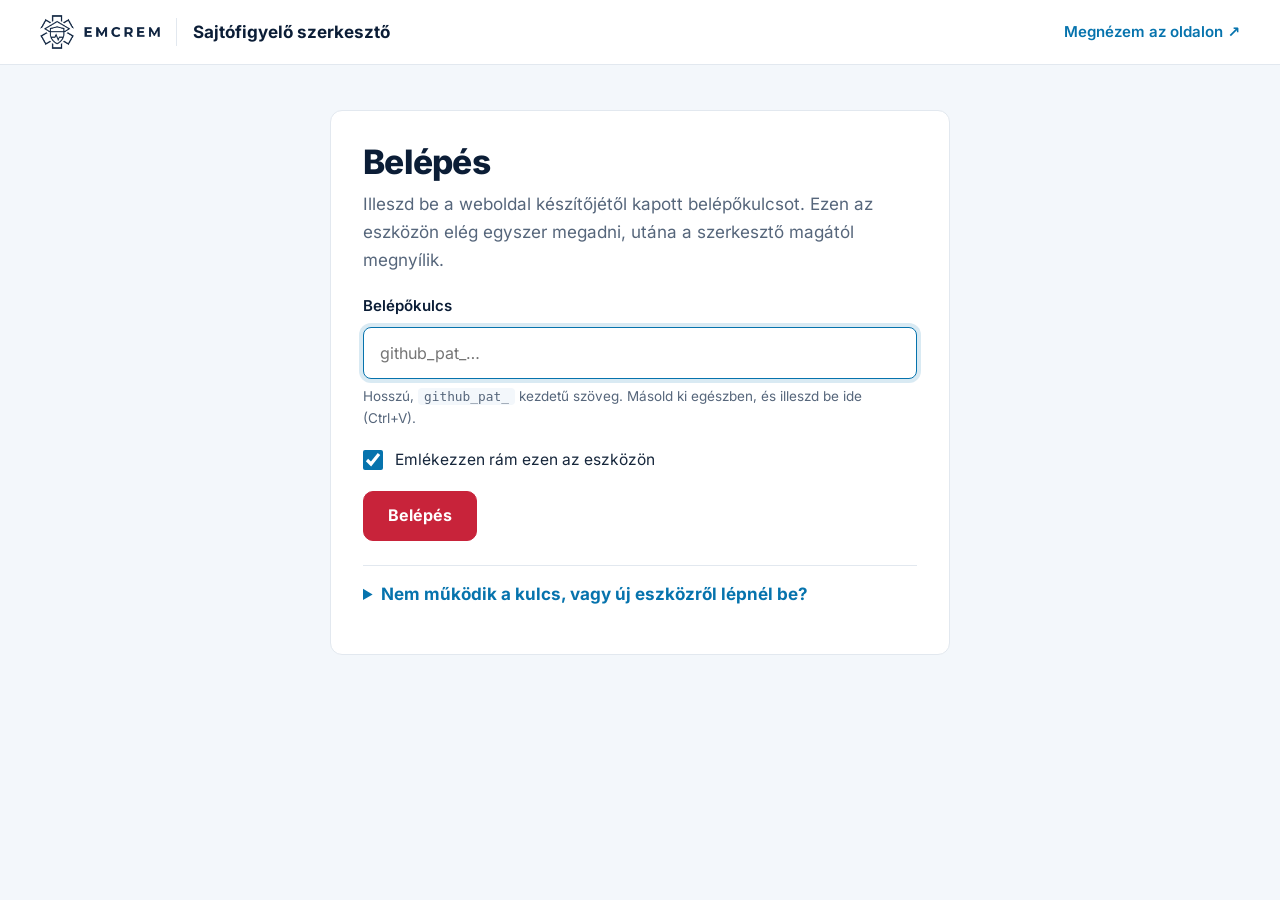
<file: public/admin/index.html>
<!doctype html>
<html lang="hu">
<head>
<meta charset="utf-8">
<meta name="viewport" content="width=device-width, initial-scale=1">
<title>Sajtófigyelő szerkesztő | Emcrem admin</title>
<meta name="robots" content="noindex, nofollow">
<link rel="icon" href="../favicon.ico" sizes="48x48">
<link rel="stylesheet" href="../assets/css/style.css">
<link rel="stylesheet" href="admin.css?v=3">
</head>
<body class="admin">
<header class="admin-bar">
  <div class="container admin-bar__inner">
    <a class="admin-brand" href="../"><img src="../assets/img/emcrem-logo.png" width="409" height="113" alt="Emcrem – vissza a weboldalra"></a>
    <span class="admin-bar__title">Sajtófigyelő szerkesztő</span>
    <nav class="admin-bar__actions" aria-label="Admin">
      <a id="view-site" href="../erdekes-linkek-sajtofigyelo/" target="_blank" rel="noopener">Megnézem az oldalon ↗</a>
      <button id="logout" class="admin-link-btn" type="button" hidden>Kijelentkezés</button>
    </nav>
  </div>
</header>

<main class="container admin-main">
  <div id="status" class="admin-status" role="status" aria-live="polite" hidden></div>

  <!-- 1. Belépés -->
  <section id="connect" class="admin-panel" hidden aria-labelledby="connect-title">
    <h1 id="connect-title">Belépés</h1>
    <p class="text-muted">Illeszd be a weboldal készítőjétől kapott belépőkulcsot. Ezen az eszközön elég egyszer megadni, utána a szerkesztő magától megnyílik.</p>

    <form id="connect-form" class="admin-form" novalidate>
      <div class="field">
        <label for="token">Belépőkulcs</label>
        <input id="token" name="token" type="password" autocomplete="off" spellcheck="false" placeholder="github_pat_…" required>
        <p class="admin-hint">Hosszú, <code>github_pat_</code> kezdetű szöveg. Másold ki egészben, és illeszd be ide (Ctrl+V).</p>
      </div>
      <label class="checkbox"><input id="remember" type="checkbox" checked><span>Emlékezzen rám ezen az eszközön</span></label>
      <button class="btn btn--primary" type="submit">Belépés</button>
    </form>

    <details class="admin-help">
      <summary>Nem működik a kulcs, vagy új eszközről lépnél be?</summary>
      <ul class="admin-steps">
        <li>Új számítógépen, telefonon vagy a böngészőadatok törlése után a kulcsot újra be kell illeszteni – ezért őrizd meg biztos helyen (pl. jelszókezelőben).</li>
        <li>A kulcsot ne add tovább és ne küldd el másnak: aki ismeri, az szerkeszteni tudja a weboldal tartalmát.</li>
        <li>Ha elveszett, lejárt, vagy illetéktelen kézbe került, kérj újat a weboldal készítőjétől – a régit ő le tudja tiltani.</li>
      </ul>
    </details>
  </section>

  <!-- 2. Szerkesztő -->
  <section id="app" hidden aria-labelledby="app-title">
    <div class="admin-head">
      <div>
        <h1 id="app-title">Sajtófigyelő</h1>
        <p class="text-muted mb-0">Az itt felvett cikkek és videók megjelennek az <a href="../erdekes-linkek-sajtofigyelo/" target="_blank" rel="noopener">Érdekes linkek</a> oldalon, a választott csoportban („Mindenkinek” vagy „Szakmai felhasználóknak”); a legújabb három a kezdőlapon is.</p>
      </div>
      <button id="new-btn" class="btn btn--primary" type="button">+ Új bejegyzés</button>
    </div>

    <form id="editor" class="admin-panel admin-editor" hidden novalidate aria-labelledby="editor-title">
      <h2 id="editor-title">Új bejegyzés</h2>
      <div class="admin-editor__grid">
        <div class="admin-editor__fields">
          <div class="field">
            <label for="f-url">Link <span class="req" aria-hidden="true">*</span></label>
            <input id="f-url" type="url" inputmode="url" placeholder="Illeszd be a cikk vagy videó címét: https://…" required>
            <p class="admin-hint">Másold ki a böngésző címsorából, és illeszd be ide.</p>
          </div>
          <div class="field">
            <label for="f-title">Cím <span class="req" aria-hidden="true">*</span></label>
            <input id="f-title" type="text" maxlength="160" placeholder="pl. Defibrillátorral mentettek életet egy tornateremben" required>
          </div>
          <div class="field">
            <label for="f-summary">Rövid leírás <span class="hint">(nem kötelező, 1 mondat)</span></label>
            <textarea id="f-summary" maxlength="240" rows="2" placeholder="Miről szól röviden?"></textarea>
          </div>
          <fieldset class="admin-choice">
            <legend>Kinek szól? <span class="req" aria-hidden="true">*</span></legend>
            <div class="admin-choice__grid">
              <label class="admin-choice__opt"><input type="radio" name="group" value="mindenkinek" checked><span class="admin-choice__dot" aria-hidden="true"></span><span class="admin-choice__text"><strong>Mindenkinek</strong>Laikusoknak is érthető</span></label>
              <label class="admin-choice__opt"><input type="radio" name="group" value="szakmai"><span class="admin-choice__dot" aria-hidden="true"></span><span class="admin-choice__text"><strong>Szakmai</strong>Egészségügyi szakembereknek</span></label>
            </div>
          </fieldset>
          <div class="admin-row">
            <div class="field">
              <label for="f-date">Dátum <span class="req" aria-hidden="true">*</span></label>
              <input id="f-date" type="date" required>
            </div>
            <div class="field">
              <label for="f-label">Forrás neve</label>
              <input id="f-label" type="text" maxlength="40" placeholder="automatikus">
            </div>
          </div>

          <div id="second-link" class="admin-second" hidden>
            <div class="admin-row">
              <div class="field">
                <label for="f-url2">Második link</label>
                <input id="f-url2" type="url" inputmode="url" placeholder="https://…">
              </div>
              <div class="field">
                <label for="f-label2">Forrás neve</label>
                <input id="f-label2" type="text" maxlength="40" placeholder="automatikus">
              </div>
            </div>
            <button id="remove-second" class="admin-link-btn" type="button">Második link eltávolítása</button>
          </div>
          <button id="add-second" class="admin-link-btn" type="button">+ Második link hozzáadása</button>

          <p id="editor-error" class="admin-error" role="alert" hidden></p>
          <div class="admin-actions">
            <button id="save-btn" class="btn btn--primary" type="submit">Közzététel</button>
            <button id="cancel-btn" class="btn btn--secondary" type="button">Mégse</button>
          </div>
        </div>

        <aside class="admin-preview" aria-label="Előnézet">
          <p class="admin-preview__label">Így fog megjelenni:</p>
          <ul class="press-list"><li class="press-item" id="preview"></li></ul>
        </aside>
      </div>
    </form>

    <h2 class="admin-list-title">Megjelent bejegyzések <span id="count" class="text-muted"></span></h2>
    <ul id="list" class="admin-list"></ul>
  </section>
</main>

<script src="admin.js?v=3"></script>
</body>
</html>
</file>
<file: public/assets/css/style.css>
/* ==========================================================================
   Emcrem – AED defibrillátor és elsősegély-oktatás
   ========================================================================== */

@font-face {
  font-family: "Inter";
  font-style: normal;
  font-weight: 400 800;
  font-display: swap;
  src: url("../fonts/inter-latin-ext.woff2") format("woff2");
  unicode-range: U+0100-02BA, U+02BD-02C5, U+02C7-02CC, U+02CE-02D7, U+02DD-02FF, U+0304, U+0308, U+0329, U+1D00-1DBF, U+1E00-1E9F, U+1EF2-1EFF, U+2020, U+20A0-20AB, U+20AD-20C4, U+2113, U+2C60-2C7F, U+A720-A7FF;
}
@font-face {
  font-family: "Inter";
  font-style: normal;
  font-weight: 400 800;
  font-display: swap;
  src: url("../fonts/inter-latin.woff2") format("woff2");
  unicode-range: U+0000-00FF, U+0131, U+0152-0153, U+02BB-02BC, U+02C6, U+02DA, U+02DC, U+0304, U+0308, U+0329, U+2000-206F, U+20AC, U+2122, U+2191, U+2193, U+2212, U+2215, U+FEFF, U+FFFD;
}

:root {
  --navy-950: #08162a;
  --navy-900: #0b1d36;
  --navy-800: #0f2440;
  --ink: #16263b;
  --muted: #56667b;
  --line: #e2e8ef;
  --bg: #ffffff;
  --bg-soft: #f3f7fb;
  --bg-tint: #e9f7fe;
  --brand: #4acdff;
  --brand-600: #0673ad;
  --brand-700: #055a88;
  --red: #c8233a;
  --red-700: #a51b2f;
  --orange: #f26b1d;
  --success: #12805c;
  --radius-sm: 8px;
  --radius: 12px;
  --radius-lg: 14px;
  --shadow-sm: 0 1px 2px rgba(11, 29, 54, .06), 0 1px 3px rgba(11, 29, 54, .06);
  --shadow: 0 10px 30px -12px rgba(11, 29, 54, .18), 0 2px 6px rgba(11, 29, 54, .05);
  --shadow-lg: 0 30px 60px -20px rgba(11, 29, 54, .28);
  --container: 1200px;
  --gutter: 16px;
  --header-h: 72px;
  /* vertical rhythm scales with viewport height, so several blocks fit on screen */
  --space-section: clamp(40px, 7.5vh, 96px);
  --space-tight: clamp(28px, 5vh, 64px);
  --font: "Inter", system-ui, -apple-system, "Segoe UI", Roboto, Arial, sans-serif;
}
@media (min-width: 768px) { :root { --gutter: 32px; --header-h: 80px; } }

/* ---------- Reset / base ---------- */
*, *::before, *::after { box-sizing: border-box; }
html { -webkit-text-size-adjust: 100%; scroll-behavior: smooth; scroll-padding-top: calc(var(--header-h) + 16px); }
body {
  margin: 0;
  font-family: var(--font);
  font-size: 1.0625rem;
  line-height: 1.65;
  color: var(--ink);
  background: var(--bg);
  -webkit-font-smoothing: antialiased;
  text-rendering: optimizeLegibility;
  overflow-x: hidden;
}
img, svg { display: block; max-width: 100%; }
img { height: auto; }
a { color: var(--brand-600); text-underline-offset: .18em; text-decoration-thickness: 1px; }
a:hover { color: var(--brand-700); }
h1, h2, h3, h4 { color: var(--navy-900); line-height: 1.15; letter-spacing: -.022em; margin: 0 0 .5em; font-weight: 800; text-wrap: balance; }
h1 { font-size: clamp(1.9rem, min(1.2rem + 2.6vw, 6.4vh), 3.4rem); }
h2 { font-size: clamp(1.5rem, min(1.1rem + 1.6vw, 4.6vh), 2.4rem); }
h3 { font-size: clamp(1.2rem, 1.1rem + .4vw, 1.4rem); letter-spacing: -.012em; }
p { margin: 0 0 1em; }
ul, ol { margin: 0 0 1em; padding-left: 1.25em; }
strong { font-weight: 700; color: var(--navy-900); }
:focus-visible { outline: 3px solid var(--brand); outline-offset: 3px; border-radius: 6px; }
::selection { background: var(--brand); color: var(--navy-950); }
.icon { width: 1.25em; height: 1.25em; flex: none; stroke: currentColor; fill: none; stroke-width: 2; stroke-linecap: round; stroke-linejoin: round; }

.skip-link {
  position: absolute; left: 16px; top: -100px; z-index: 1000;
  background: var(--navy-900); color: #fff; padding: 12px 18px; border-radius: var(--radius-sm); font-weight: 600;
}
.skip-link:focus { top: 12px; color: #fff; }
.visually-hidden { position: absolute !important; width: 1px; height: 1px; padding: 0; margin: -1px; overflow: hidden; clip: rect(0 0 0 0); white-space: nowrap; border: 0; }

.container { width: 100%; max-width: calc(var(--container) + var(--gutter) * 2); margin-inline: auto; padding-inline: var(--gutter); }
.section { padding-block: var(--space-section); }
.section--soft { background: var(--bg-soft); }
.section--tight { padding-block: var(--space-tight); }
.section-head { max-width: 720px; margin-bottom: clamp(20px, 3.6vh, 44px); }
.section-head--center { margin-inline: auto; text-align: center; }
.section-head p { color: var(--muted); font-size: clamp(1rem, min(.95rem + .3vw, 2.4vh), 1.125rem); }
.section-head .eyebrow, .page-hero .eyebrow { color: var(--brand-600); font-size: .8125rem; }
.eyebrow {
  display: inline-flex; align-items: center; gap: .5em;
  font-size: .8125rem; font-weight: 700; letter-spacing: .08em; text-transform: uppercase;
  color: var(--brand-600); margin-bottom: 14px;
}
.lead { font-size: clamp(1.05rem, min(1rem + .35vw, 2.7vh), 1.25rem); color: var(--muted); line-height: 1.6; }

/* ---------- Buttons ---------- */
.btn {
  --btn-bg: var(--navy-900); --btn-fg: #fff; --btn-bd: var(--btn-bg);
  display: inline-flex; align-items: center; justify-content: center; gap: .55em;
  min-height: 50px; padding: 12px 24px; border-radius: 10px;
  border: 1.5px solid var(--btn-bd); background: var(--btn-bg); color: var(--btn-fg);
  font: inherit; font-size: 1rem; font-weight: 700; line-height: 1.2; text-decoration: none; cursor: pointer;
  transition: background-color .2s, border-color .2s, color .2s, transform .2s, box-shadow .2s;
}
.btn:hover { color: var(--btn-fg); }
.btn:active { transform: translateY(0); }
.btn .icon { width: 1.1em; height: 1.1em; transition: transform .2s; }
.btn:hover .icon--arrow { transform: translateX(3px); }
.btn--primary { --btn-bg: var(--red); }
.btn--primary:hover { --btn-bg: var(--red-700); }
.btn--secondary { --btn-bg: transparent; --btn-fg: var(--navy-900); --btn-bd: #c9d3df; }
.btn--secondary:hover { --btn-bd: var(--navy-900); background: #fff; }
.btn--light { --btn-bg: #fff; --btn-fg: var(--navy-900); }
.btn--light:hover { --btn-bg: var(--bg-tint); }
.btn--ghost-light { --btn-bg: transparent; --btn-fg: #fff; --btn-bd: rgba(255, 255, 255, .35); }
.btn--ghost-light:hover { --btn-bd: #fff; }
.btn--sm { min-height: 42px; padding: 8px 18px; font-size: .9375rem; }
.btn--block { width: 100%; }
.btn-row { display: flex; flex-wrap: wrap; gap: 12px; }

.link-arrow { display: inline-flex; align-items: center; gap: .4em; font-weight: 700; text-decoration: none; }
.link-arrow .icon { width: 1.05em; height: 1.05em; transition: transform .2s; }
.link-arrow:hover .icon { transform: translateX(3px); }

/* ---------- Header ---------- */
.site-header {
  position: sticky; top: 0; z-index: 100;
  background: rgba(255, 255, 255, .88);
  -webkit-backdrop-filter: saturate(180%) blur(14px); backdrop-filter: saturate(180%) blur(14px);
  border-bottom: 1px solid transparent; transition: border-color .2s, box-shadow .2s;
}
.site-header.is-scrolled { border-color: var(--line); box-shadow: 0 6px 24px -18px rgba(11, 29, 54, .4); }
.header-inner { display: flex; align-items: center; gap: 24px; height: var(--header-h); }
.brand { display: inline-flex; flex: none; }
.brand img { width: 136px; height: auto; }
@media (min-width: 768px) { .brand img { width: 150px; } }

.main-nav { margin-left: auto; }
.nav-list { display: flex; align-items: center; gap: 4px; list-style: none; margin: 0; padding: 0; }
.nav-list > li { position: relative; }
.nav-link {
  display: inline-flex; align-items: center; gap: 4px; padding: 10px 12px; border-radius: 10px;
  font: inherit; font-size: .9688rem; font-weight: 600; color: var(--ink); text-decoration: none;
  background: none; border: 0; cursor: pointer; white-space: nowrap;
}
.nav-link:hover, .nav-item.is-open > .nav-link { color: var(--brand-600); background: var(--bg-soft); }
.nav-link[aria-current="page"], .nav-link.is-active { color: var(--brand-600); }
.nav-link .icon { width: 16px; height: 16px; transition: transform .2s; }
.nav-item.is-open > .nav-link .icon { transform: rotate(180deg); }
.submenu {
  list-style: none; margin: 0; padding: 8px;
  position: absolute; top: calc(100% + 8px); left: 50%; translate: -50% 0;
  width: 340px; background: #fff; border: 1px solid var(--line); border-radius: var(--radius); box-shadow: var(--shadow-lg);
  opacity: 0; visibility: hidden; transform: translateY(6px); transition: opacity .18s, transform .18s, visibility .18s;
}
.submenu::before { content: ""; position: absolute; inset: -10px 0 auto; height: 10px; }
.nav-item.is-open > .submenu { opacity: 1; visibility: visible; transform: none; }
@media (hover: hover) and (min-width: 1121px) {
  .nav-item:hover > .submenu { opacity: 1; visibility: visible; transform: none; }
  .nav-item:hover > .nav-link .icon { transform: rotate(180deg); }
}
.submenu a { display: flex; gap: 14px; padding: 12px; border-radius: 12px; text-decoration: none; color: var(--ink); }
.submenu a:hover, .submenu a[aria-current="page"] { background: var(--bg-soft); }
.submenu .sub-icon { display: inline-flex; flex: none; padding-top: 2px; color: var(--brand-600); }
.submenu strong { display: block; font-size: .9688rem; }
.submenu span span { display: block; font-size: .875rem; color: var(--muted); line-height: 1.4; }

.header-actions { display: flex; align-items: center; gap: 12px; }
.header-phone { display: inline-flex; align-items: center; gap: 8px; font-weight: 700; color: var(--navy-900); text-decoration: none; white-space: nowrap; font-size: .9688rem; }
.header-phone .icon { color: var(--red); }
.header-phone:hover { color: var(--brand-600); }
.nav-toggle {
  display: none; width: 46px; height: 46px; border-radius: 12px; border: 1px solid var(--line); background: #fff;
  align-items: center; justify-content: center; color: var(--navy-900); cursor: pointer;
}
.nav-toggle .icon { width: 22px; height: 22px; }
.nav-toggle .icon-close { display: none; }
.nav-open .nav-toggle .icon-close { display: block; }
.nav-open .nav-toggle .icon-menu { display: none; }
.mobile-only { display: none; }

@media (max-width: 1440px) { .header-phone span { display: none; } }
@media (max-width: 1280px) { .nav-link { padding-inline: 9px; } .header-inner { gap: 16px; } }
@media (max-width: 1120px) {
  .nav-toggle { display: inline-flex; }
  .header-actions { margin-left: auto; }
  .header-actions .btn { display: none; }
  .header-phone { width: 46px; height: 46px; justify-content: center; border: 1px solid var(--line); border-radius: 12px; }
  .main-nav {
    position: fixed; inset: var(--header-h) 0 0 0; margin: 0; background: #fff; overflow-y: auto;
    padding: 16px var(--gutter) 32px; border-top: 1px solid var(--line);
    opacity: 0; visibility: hidden; transform: translateY(-8px); transition: opacity .2s, transform .2s, visibility .2s;
  }
  .nav-open .main-nav { opacity: 1; visibility: visible; transform: none; }
  .nav-open { overflow: hidden; }
  .nav-list { flex-direction: column; align-items: stretch; gap: 2px; }
  .nav-link { width: 100%; justify-content: space-between; padding: 14px 12px; font-size: 1.0625rem; }
  .submenu { position: static; translate: none; width: auto; border: 0; box-shadow: none; padding: 0 0 8px 8px; display: none; opacity: 1; visibility: visible; transform: none; }
  .nav-item.is-open > .submenu { display: block; }
  .mobile-only { display: block; margin-top: 16px; }
  .mobile-only .btn { width: 100%; }
}

/* ---------- Breadcrumbs ---------- */
.breadcrumbs { font-size: .875rem; color: var(--muted); margin-bottom: clamp(12px, 2.4vh, 20px); }
.breadcrumbs ol { list-style: none; padding: 0; margin: 0; display: flex; flex-wrap: wrap; gap: 6px; }
.breadcrumbs li { display: inline-flex; align-items: center; gap: 6px; }
.breadcrumbs li + li::before { content: "/"; color: #a6b2c0; }
.breadcrumbs a { color: var(--muted); text-decoration: none; }
.breadcrumbs a:hover { color: var(--brand-600); text-decoration: underline; }
.breadcrumbs [aria-current] { color: var(--ink); font-weight: 600; }

/* ---------- Split hero (home): two matching cards, public on the left, professional on the right ---------- */
.hero-split { background: var(--bg-soft); padding-block: clamp(14px, 3vh, 40px); display: grid; align-items: center; }
.hero-split__grid { display: grid; gap: 20px; }
.hero-card { display: grid; grid-template-rows: subgrid; grid-row: span 6; background: #fff; border: 1px solid var(--line); border-radius: var(--radius-lg);
  overflow: hidden; box-shadow: var(--shadow); padding-bottom: clamp(16px, 3vh, 28px); }
.hero-card > :not(.hero-card__media) { margin-inline: clamp(18px, 2.4vw, 32px); }
.hero-card__media { display: block; margin-bottom: clamp(14px, 2.6vh, 24px); background: var(--bg-soft); }
/* the photos are wide banners (1712x624): shown whole, never cropped */
.hero-card__media img { width: 100%; height: auto; aspect-ratio: 1712 / 624; object-fit: cover; }
.hero-card .eyebrow { margin-bottom: clamp(4px, 1vh, 10px); }
.hero-card--pro .eyebrow { color: var(--red); }
.hero-card h1, .hero-card h2 { font-size: clamp(1.5rem, min(1rem + 1.2vw, 4.2vh), 2.125rem); line-height: 1.18; margin: 0 0 clamp(6px, 1.4vh, 12px); }
.hero-card h1 .accent { color: var(--brand-600); }
.hero-card__lead { margin-top: 0; margin-bottom: clamp(12px, 2.4vh, 22px); color: var(--muted); font-size: clamp(.9688rem, min(.92rem + .2vw, 2.3vh), 1.0625rem); line-height: 1.55; }
.hero-card .btn-row { align-self: start; }
.hero-card__links { display: flex; flex-wrap: wrap; gap: 6px 20px; margin-top: clamp(12px, 2.4vh, 22px); padding-top: clamp(10px, 2vh, 18px); border-top: 1px solid var(--line);
  font-size: .9375rem; font-weight: 600; }
.hero-card__links a { display: inline-flex; align-items: center; gap: 5px; text-decoration: none; white-space: nowrap; }
.hero-card__links a:hover { text-decoration: underline; }
.hero-card__links .icon { width: 15px; height: 15px; }
@media (min-width: 760px) {
  .hero-split__grid { grid-template-columns: 1fr 1fr; gap: 0 clamp(16px, 2.5vw, 32px); }
}
@media (min-width: 760px) and (min-height: 560px) { .hero-split { min-height: calc(100svh - var(--header-h)); } }
/* narrow two-column widths: buttons wrap into two rows, so the photo gives up some height */
@media (min-width: 760px) and (max-width: 1099px) {
  .hero-card .btn { min-height: 44px; padding: 9px 16px; font-size: .9375rem; }
  .hero-card .btn-row { gap: 8px; }
}

/* ---------- Grids ---------- */
.grid { display: grid; gap: clamp(28px, 3vw, 40px); }
@media (min-width: 640px) { .grid--2 { grid-template-columns: repeat(2, 1fr); } }
@media (min-width: 640px) { .grid--3, .grid--4 { grid-template-columns: repeat(2, 1fr); } }
@media (min-width: 1000px) { .grid--3 { grid-template-columns: repeat(3, 1fr); } .grid--4 { grid-template-columns: repeat(4, 1fr); } }

/* ---------- Service teasers (no box: image + text) ---------- */
.card { position: relative; display: flex; flex-direction: column; }
.card__media { aspect-ratio: 16 / 10; overflow: hidden; border-radius: var(--radius); background: var(--bg-soft); }
.card__media img { width: 100%; height: 100%; object-fit: cover; transition: transform .5s; }
.card--link:hover .card__media img { transform: scale(1.03); }
.card__body { display: flex; flex-direction: column; flex: 1; padding-top: clamp(14px, 2.2vh, 20px); }
.card__body h3 { margin-bottom: 6px; transition: color .2s; }
.card--link:hover h3 { color: var(--brand-600); }
.card__body p { color: var(--muted); font-size: .9688rem; line-height: 1.55; margin-bottom: .8em; }
.card__body .link-arrow { margin-top: auto; font-size: .9375rem; }
.card h3 a { color: inherit; text-decoration: none; }
.card h3 a::after { content: ""; position: absolute; inset: 0; z-index: 1; }

/* ---------- Features: hairline on top, plain icon ---------- */
.feature { display: flex; flex-direction: column; gap: 8px; padding-top: 18px; border-top: 1px solid var(--line); }
.feature p { color: var(--muted); margin: 0; font-size: .9688rem; line-height: 1.55; }
.feature h3 { margin: 0; font-size: 1.0625rem; letter-spacing: -.01em; }
.feature-icon { display: inline-flex; color: var(--brand-600); }
.feature-icon .icon { width: 22px; height: 22px; stroke-width: 1.75; }
.feature-icon--red { color: var(--red); }
.feature-icon--orange { color: #c4510f; }
.feature-icon--green { color: var(--success); }
.feature .meta { display: flex; flex-wrap: wrap; gap: 4px 18px; margin-top: auto; padding-top: 4px; }

.tag { display: inline-flex; align-items: center; gap: 6px; color: var(--ink); font-size: .875rem; font-weight: 600; }
.tag .icon { width: 15px; height: 15px; color: var(--success); }
a.tag { color: var(--brand-600); text-decoration: none; }
a.tag:hover { text-decoration: underline; }

/* ---------- Editorial rows (training extras) ---------- */
.rows { border-bottom: 1px solid var(--line); }
.row-item { display: grid; gap: 12px 48px; padding-block: clamp(24px, 4vh, 40px); border-top: 1px solid var(--line); }
@media (min-width: 900px) { .row-item { grid-template-columns: minmax(0, .9fr) minmax(0, 1.1fr); } }
.row-item__head { display: flex; gap: 16px; align-items: flex-start; }
.row-item__head .feature-icon { margin-top: 4px; }
.row-item h2 { font-size: clamp(1.2rem, 1.05rem + .6vw, 1.5rem); margin: 0; }
.row-item__body { color: var(--muted); }
.row-item__body p:last-of-type { margin-bottom: 12px; }
.row-item .meta { display: flex; flex-wrap: wrap; gap: 4px 18px; }

/* ---------- Split / media ---------- */
.split { display: grid; gap: 40px; align-items: center; }
@media (min-width: 960px) { .split { grid-template-columns: 1fr 1fr; gap: clamp(40px, 5vw, 72px); } .split--reverse > :first-child { order: 2; } }
.media-frame { border-radius: var(--radius); overflow: hidden; }
.media-frame img { width: 100%; max-height: 62vh; object-fit: cover; }
.media-frame--product { border-radius: 0; }
.media-frame--product img { max-height: 56vh; object-fit: contain; mix-blend-mode: multiply; }

.checklist { list-style: none; padding: 0; margin: 0 0 clamp(18px, 3vh, 28px); display: grid; gap: clamp(8px, 1.4vh, 12px); }
.checklist li { display: flex; gap: 10px; align-items: flex-start; }
.checklist .icon { width: 20px; height: 20px; color: var(--success); stroke-width: 2.5; margin-top: 3px; }
.checklist--2 { grid-template-columns: 1fr; }
@media (min-width: 640px) { .checklist--2 { grid-template-columns: 1fr 1fr; } }

/* ---------- Price ---------- */
.price-box { display: grid; gap: 2px; padding-top: clamp(14px, 2.4vh, 22px); border-top: 1px solid var(--line); margin-bottom: clamp(16px, 2.6vh, 24px); }
.price-box__label { font-size: .8125rem; font-weight: 600; color: var(--muted); text-transform: uppercase; letter-spacing: .06em; }
.price-box__value { font-size: clamp(1.6rem, min(1.3rem + 1.2vw, 4.6vh), 2.4rem); font-weight: 800; color: var(--navy-900); letter-spacing: -.03em; line-height: 1.1; }
.price-box__value small { font-size: .5em; font-weight: 600; color: var(--muted); letter-spacing: 0; }
.price-box__note { font-size: .9375rem; color: var(--muted); }

.gift { display: grid; gap: 16px; }
@media (min-width: 800px) { .gift { grid-template-columns: auto 1fr; gap: 28px; align-items: start; } }
.gift h2, .gift h3 { margin-bottom: 8px; }
.gift-options { display: grid; gap: 16px; margin-top: 20px; }
@media (min-width: 720px) { .gift-options { grid-template-columns: 1fr auto 1fr; gap: 32px; align-items: start; } }
.gift-option { padding-left: 18px; border-left: 3px solid var(--red); }
.gift-option p { margin: 0; color: var(--muted); font-size: .9688rem; }
.gift-option strong { display: block; margin-bottom: 4px; }
.gift-or { align-self: center; font-weight: 700; color: var(--muted); font-size: .9375rem; }

/* ---------- Gallery ---------- */
.gallery__main { position: relative; aspect-ratio: 1; max-height: 58vh; width: 100%; background: #fff; overflow: hidden; }
.gallery__main img { width: 100%; height: 100%; object-fit: contain; }
.gallery__main--cover { border-radius: var(--radius); }
.gallery__main--cover img { object-fit: cover; }
.gallery__caption { margin: 8px 0 0; font-size: .875rem; color: var(--muted); text-align: center; min-height: 1.5em; }
.gallery__thumbs { display: grid; grid-template-columns: repeat(5, minmax(0, 76px)); justify-content: center; gap: 8px; margin-top: 8px; list-style: none; padding: 0; }
.gallery__thumbs--4 { grid-template-columns: repeat(4, minmax(0, 76px)); }
.gallery__thumbs--7 { grid-template-columns: repeat(7, minmax(0, 76px)); }
.gallery__thumbs--3 { grid-template-columns: repeat(3, minmax(0, 76px)); }
.gallery__thumbs--2 { grid-template-columns: repeat(2, minmax(0, 76px)); }
.gallery__thumb { display: block; width: 100%; aspect-ratio: 1; padding: 0; border: 0; border-bottom: 2px solid transparent; border-radius: 0; overflow: hidden; background: #fff; cursor: pointer; opacity: .6; transition: opacity .2s, border-color .2s; }
.gallery__thumb img { width: 100%; height: 100%; object-fit: cover; }
.gallery__thumb:hover { opacity: 1; }
.gallery__thumb[aria-current="true"] { opacity: 1; border-bottom-color: var(--brand-600); }

/* ---------- Page hero (subpages) ---------- */
.page-hero { padding-block: clamp(20px, 4vh, 56px) clamp(32px, 6vh, 72px); background: var(--bg-soft); }
.page-hero__grid { display: grid; gap: 40px; align-items: center; }
@media (min-width: 960px) { .page-hero__grid { grid-template-columns: 1.15fr .85fr; gap: clamp(32px, 4vw, 64px); } }
.page-hero h1 { font-size: clamp(1.8rem, min(1.2rem + 2.2vw, 5.6vh), 3rem); margin-bottom: clamp(10px, 2vh, 16px); }
.page-hero .lead { margin-bottom: clamp(16px, 3vh, 28px); max-width: 640px; }
.page-hero__media { border-radius: var(--radius); overflow: hidden; }
.page-hero__media img { width: 100%; aspect-ratio: 3 / 2; max-height: 44vh; object-fit: cover; }
.jump-links { display: flex; flex-wrap: wrap; gap: 6px 20px; font-size: .9375rem; font-weight: 600; }
.jump-links a { text-decoration: none; }
.jump-links a:hover { text-decoration: underline; }

/* ---------- Product layout ---------- */
.product { display: grid; gap: 40px; }
@media (min-width: 960px) { .product { grid-template-columns: 1fr 1fr; gap: 64px; align-items: start; } .product__gallery { position: sticky; top: calc(var(--header-h) + 24px); } }
.product h1 { font-size: clamp(1.7rem, min(1.2rem + 1.8vw, 4.8vh), 2.6rem); margin-bottom: .35em; }
.product .lead { margin-bottom: clamp(14px, 2.4vh, 22px); }
.spec-list { display: grid; gap: 0 24px; margin: 0 0 clamp(16px, 3vh, 28px); padding: 0; list-style: none; border-top: 1px solid var(--line); }
@media (min-width: 640px) { .spec-list { grid-template-columns: 1fr 1fr; } }
.spec-list li { display: flex; gap: 12px; align-items: center; padding: clamp(9px, 1.5vh, 14px) 0; border-bottom: 1px solid var(--line); font-size: .9688rem; line-height: 1.45; }
.spec-list .spec-icon { display: inline-flex; color: var(--brand-600); flex: none; }
.spec-list .spec-icon .icon { width: 20px; height: 20px; stroke-width: 1.75; }

/* ---------- Pro products ---------- */
/* the divider sits in the gap above the product, outside its box, so a jump link lands on the product itself and the line stays out of view */
.pro-product + .pro-product { position: relative; margin-top: calc(var(--space-section) * 2); }
.pro-product + .pro-product::before { content: ""; position: absolute; inset: calc(var(--space-section) * -1) 0 auto; border-top: 1px solid var(--line); }
.pro-product { scroll-margin-top: 8px; }
.pro-product .gallery { max-width: 520px; width: 100%; margin-inline: auto; }
.model-list { list-style: none; padding: 0; margin: 0 0 20px; display: flex; flex-wrap: wrap; gap: 4px 24px; }
.model-list li { font-weight: 700; font-size: 1.0625rem; color: var(--navy-900); }

/* ---------- Key facts (training) ---------- */
.info-cards { display: grid; gap: 0; border-top: 1px solid var(--line); }
.info-card { display: grid; grid-template-columns: 28px 1fr; gap: 2px 16px; padding-block: clamp(14px, 2.4vh, 22px); border-bottom: 1px solid var(--line); }
.info-card .feature-icon { grid-row: span 2; margin-top: 2px; }
.info-card .feature-icon .icon { width: 24px; height: 24px; }
.info-card__label { display: block; font-size: .875rem; font-weight: 600; color: var(--muted); }
.info-card__value { display: block; font-size: 1.3rem; font-weight: 800; color: var(--navy-900); letter-spacing: -.02em; line-height: 1.25; }
.info-card__value small { font-size: .7em; font-weight: 600; color: var(--muted); letter-spacing: 0; }
.info-card--highlight .info-card__value { color: var(--red); }
.info-card--highlight .feature-icon { color: var(--red); }

/* ---------- FAQ ---------- */
.faq { max-width: 860px; margin-inline: auto; border-top: 1px solid #d5dde7; }
.faq details { border-bottom: 1px solid #d5dde7; }
.faq summary { display: flex; justify-content: space-between; align-items: center; gap: 16px; padding: clamp(16px, 2.4vh, 22px) 0; cursor: pointer; list-style: none; font-weight: 700; color: var(--navy-900); font-size: 1.0625rem; }
.faq summary:hover { color: var(--brand-600); }
.faq summary::-webkit-details-marker { display: none; }
.faq summary .icon { width: 22px; height: 22px; color: var(--brand-600); transition: transform .2s; }
.faq details[open] summary .icon { transform: rotate(45deg); }
.faq .faq-answer { padding: 0 40px 22px 0; color: var(--muted); }
.faq .faq-answer p:last-child { margin: 0; }

/* ---------- Press ---------- */
.press-list { list-style: none; padding: 0; margin: 0; border-top: 1px solid var(--line); }
.press-item { display: grid; gap: 8px; padding-block: clamp(16px, 2.6vh, 24px); border-bottom: 1px solid var(--line); }
@media (min-width: 760px) { .press-item { grid-template-columns: 130px 1fr auto; align-items: baseline; gap: 28px; } }
.press-item time { font-size: .9375rem; color: var(--muted); font-variant-numeric: tabular-nums; }
.press-item h2, .press-item h3 { font-size: 1.125rem; margin: 0 0 4px; letter-spacing: -.01em; }
.press-item p { margin: 0; font-size: .9375rem; color: var(--muted); }
.press-links { display: flex; flex-wrap: wrap; gap: 4px 18px; }
.press-link { display: inline-flex; align-items: center; gap: 6px; font-weight: 600; font-size: .9375rem; text-decoration: none; white-space: nowrap; }
.press-link:hover { text-decoration: underline; }
.press-link .icon { width: 15px; height: 15px; }
.press-badge { display: inline-block; vertical-align: .15em; margin-right: 4px; padding: 2px 8px; border-radius: 999px; background: var(--navy-900); color: #fff;
  font-size: .6875rem; font-weight: 700; letter-spacing: .06em; text-transform: uppercase; }
.press-group + .press-group { margin-top: var(--space-section); }
.press-group__title { margin-bottom: clamp(12px, 2vh, 20px); }

/* ---------- Partner logos ---------- */
.partners { display: flex; flex-wrap: wrap; gap: 24px 64px; align-items: center; }
.partners--center { justify-content: center; }
.partner { display: inline-flex; opacity: .85; transition: opacity .2s; }
.partner:hover { opacity: 1; }
.partner img { max-height: 40px; width: auto; }

/* ---------- CTA (full-width band) ---------- */
.cta-section { background: var(--navy-900); color: #c9d6e6; padding-block: clamp(36px, 7vh, 80px); }
.cta-band__grid { display: grid; gap: 24px; align-items: center; }
@media (min-width: 900px) { .cta-band__grid { grid-template-columns: 1.3fr auto; gap: 48px; } }
.cta-section h2 { color: #fff; margin-bottom: 10px; }
.cta-section p { margin: 0; font-size: 1.0625rem; max-width: 620px; }

/* ---------- Contact ---------- */
.contact-layout { display: grid; gap: 32px; }
@media (min-width: 900px) { .contact-layout { grid-template-columns: minmax(0, .8fr) minmax(0, 1.2fr); gap: clamp(48px, 6vw, 96px); } }
.contact-intro p { color: var(--muted); max-width: 30em; }
.contact-list { margin: 0; border-top: 1px solid var(--line); }
.contact-list > div { display: grid; gap: 4px 32px; padding-block: clamp(16px, 2.6vh, 24px); border-bottom: 1px solid var(--line); }
@media (min-width: 560px) { .contact-list > div { grid-template-columns: 150px 1fr; align-items: baseline; } }
.contact-list dt { font-size: .875rem; font-weight: 600; color: var(--muted); }
.contact-list dd { margin: 0; font-size: 1.0625rem; line-height: 1.6; }
.contact-list address { font-style: normal; }
.contact-list a { font-weight: 600; text-decoration: none; }
.contact-list a:hover { text-decoration: underline; }
.contact-phone { font-size: clamp(1.35rem, 1.1rem + 1vw, 1.75rem); font-weight: 800 !important; letter-spacing: -.02em; color: var(--navy-900); }
.contact-map { display: inline-flex; align-items: center; gap: 6px; margin-top: 6px; font-size: .9375rem; }
.contact-map .icon { width: 15px; height: 15px; }

.contact-aside { display: grid; gap: 28px; align-content: start; }
.contact-line { display: flex; align-items: center; gap: 14px; }
.contact-line span { display: block; font-size: .875rem; color: var(--muted); }
.contact-line a { font-weight: 700; font-size: 1.0625rem; text-decoration: none; }
.contact-line a:hover { text-decoration: underline; }
.aside-block { padding-top: 24px; border-top: 1px solid var(--line); }
.aside-block h2 { font-size: 1.1rem; }

/* ---------- Form ---------- */
.form-layout { display: grid; gap: 40px; }
@media (min-width: 960px) { .form-layout { grid-template-columns: 1.4fr .8fr; gap: 56px; align-items: start; } }
.form-card { padding: 0; }
.form-grid { display: grid; gap: 20px; }
@media (min-width: 640px) { .form-grid { grid-template-columns: 1fr 1fr; } .form-grid .span-2 { grid-column: span 2; } }
.field label { display: block; font-weight: 600; font-size: .9375rem; margin-bottom: 8px; color: var(--navy-900); }
.field .req { color: var(--red); }
.field .hint { font-weight: 400; color: var(--muted); }
.field input, .field select, .field textarea {
  width: 100%; min-height: 52px; padding: 12px 16px; border-radius: 8px; border: 1.5px solid #cfd8e3; background: #fff;
  font: inherit; font-size: 1rem; color: var(--ink); transition: border-color .2s, box-shadow .2s;
}
.field textarea { min-height: 150px; resize: vertical; }
.field select { appearance: none; background-image: url("data:image/svg+xml,%3Csvg xmlns='http://www.w3.org/2000/svg' width='20' height='20' viewBox='0 0 24 24' fill='none' stroke='%2356667b' stroke-width='2' stroke-linecap='round' stroke-linejoin='round'%3E%3Cpath d='m6 9 6 6 6-6'/%3E%3C/svg%3E"); background-repeat: no-repeat; background-position: right 14px center; padding-right: 44px; }
.field input:hover, .field select:hover, .field textarea:hover { border-color: #aebccc; }
.field input:focus, .field select:focus, .field textarea:focus { outline: none; border-color: var(--brand-600); box-shadow: 0 0 0 4px rgba(6, 115, 173, .15); }
.field input:user-invalid, .field textarea:user-invalid { border-color: var(--red); }
.checkbox { display: flex; gap: 12px; align-items: flex-start; font-size: .9688rem; color: var(--ink); }
.checkbox input { width: 20px; height: 20px; margin: 3px 0 0; accent-color: var(--brand-600); flex: none; }
.hp-field { position: absolute; left: -9999px; width: 1px; height: 1px; overflow: hidden; }
.form-note { font-size: .875rem; color: var(--muted); margin: 0; }
.alert { display: flex; gap: 12px; padding: 16px 18px; border-radius: 12px; margin-bottom: 24px; font-size: .9688rem; }
.alert[hidden] { display: none; }
.alert--error { background: #fde9ec; color: #8a1424; border: 1px solid #f6c6ce; }
.alert--info { background: var(--bg-tint); color: var(--brand-700); border: 1px solid #c6e9fa; }
.alert .icon { margin-top: 2px; }

.steps { list-style: none; padding: 0; margin: 0; display: grid; gap: 20px; counter-reset: step; }
.steps li { position: relative; padding-left: 52px; counter-increment: step; }
.steps li::before { content: counter(step); position: absolute; left: 0; top: 0; display: grid; place-items: center; width: 34px; height: 34px; border-radius: 50%; background: var(--navy-900); color: #fff; font-weight: 700; font-size: .9375rem; }
.steps strong { display: block; }
.steps span { color: var(--muted); font-size: .9688rem; }

/* ---------- Prose (legal) ---------- */
.prose { max-width: 780px; }
.prose h2 { font-size: clamp(1.35rem, 1.2rem + .6vw, 1.7rem); margin-top: 2em; }
.prose h3 { font-size: 1.15rem; margin-top: 1.6em; }
.prose ul { padding-left: 1.3em; }
.prose li { margin-bottom: .4em; }
.prose table { width: 100%; border-collapse: collapse; margin: 0 0 1.5em; font-size: .9688rem; }
.prose th, .prose td { text-align: left; padding: 12px 14px; border-bottom: 1px solid var(--line); vertical-align: top; }
.prose th { background: var(--bg-soft); font-weight: 700; color: var(--navy-900); }
.table-wrap { overflow-x: auto; }
.todo { background: #fff6d6; padding: 0 .3em; border-radius: 4px; }

/* ---------- Footer ---------- */
.site-footer { background: var(--navy-950); color: #a9bbd0; padding-top: clamp(40px, 7vh, 80px); font-size: .9688rem; }
.footer-grid { display: grid; gap: 32px; padding-bottom: clamp(28px, 5vh, 48px); }
@media (min-width: 720px) { .footer-grid { grid-template-columns: 1fr 1fr; } }
@media (min-width: 1040px) { .footer-grid { grid-template-columns: 1.4fr 1fr 1fr 1.2fr; } }
.footer-brand img { width: 150px; margin-bottom: 20px; }
.footer-brand p { max-width: 340px; }
.site-footer h2 { font-size: .8125rem; text-transform: uppercase; letter-spacing: .1em; color: #fff; margin-bottom: 18px; font-weight: 700; }
.footer-links { list-style: none; padding: 0; margin: 0; display: grid; gap: 10px; }
.site-footer a { color: #d5e0ec; text-decoration: none; }
.site-footer a:hover { color: var(--brand); text-decoration: underline; }
.footer-contact { list-style: none; padding: 0; margin: 0; display: grid; gap: 14px; }
.footer-contact li { display: flex; gap: 12px; align-items: flex-start; }
.footer-contact .icon { color: var(--brand); margin-top: 3px; width: 18px; height: 18px; }
.footer-contact address { font-style: normal; }
.social { display: flex; gap: 10px; margin-top: 22px; }
.social a { display: grid; place-items: center; width: 42px; height: 42px; border-radius: 12px; background: rgba(255, 255, 255, .07); color: #fff; transition: background-color .2s; }
.social a:hover { background: var(--brand-600); color: #fff; }
.social .icon { width: 20px; height: 20px; }
.footer-bottom { display: flex; flex-wrap: wrap; justify-content: space-between; gap: 12px 24px; padding-block: 24px; border-top: 1px solid rgba(255, 255, 255, .1); font-size: .875rem; }
.footer-bottom ul { list-style: none; display: flex; flex-wrap: wrap; gap: 8px 20px; margin: 0; padding: 0; }

/* ---------- Utilities ---------- */
.mt-0 { margin-top: 0; }
.mb-0 { margin-bottom: 0; }
.text-muted { color: var(--muted); }
.center { text-align: center; }
.stack-lg > * + * { margin-top: clamp(48px, 6vw, 80px); }

/* ---------- Reveal animation ---------- */
@media (prefers-reduced-motion: no-preference) {
  .js .reveal { opacity: 0; transform: translateY(18px); transition: opacity .6s ease, transform .6s ease; }
  .js .reveal.is-visible { opacity: 1; transform: none; }
}
@media (prefers-reduced-motion: reduce) {
  html { scroll-behavior: auto; }
  *, *::before, *::after { transition-duration: .01ms !important; animation-duration: .01ms !important; }
}

@media print {
  .site-header, .site-footer, .cta-section, .btn { display: none !important; }
  body { font-size: 12pt; }
}
/* backdrop-filter would become the containing block of the fixed mobile menu */
@media (max-width: 1120px) { .site-header { -webkit-backdrop-filter: none; backdrop-filter: none; background: #fff; } }
.price-box--cta { display: flex; flex-wrap: wrap; align-items: center; justify-content: space-between; gap: 16px 24px; }
.price-box--cta > div { display: grid; gap: 2px; flex: 1 1 220px; min-width: 0; }
.price-box--cta .btn { flex: none; }
/* short laptop screens: flatter images so a whole block fits in one view */
@media (min-width: 960px) and (max-height: 820px) {
  .card__media { aspect-ratio: 2 / 1; }
  .media-frame--product img { max-height: 50vh; }
}
/* key message between hero and services: quiet pull quote between hairlines */
.statement-section { padding-top: var(--space-section); }
.statement { max-width: 760px; margin: 0 auto; padding-block: clamp(24px, 4.5vh, 40px); border-block: 1px solid var(--line); text-align: center;
  font-size: clamp(1.1rem, min(.95rem + .7vw, 3vh), 1.45rem); line-height: 1.55; font-weight: 500; color: var(--ink); text-wrap: balance; }
.statement em { font-style: normal; font-weight: 600; color: var(--brand-600); white-space: nowrap; }

/* ---------- Mobile refinements ---------- */
@media (max-width: 639px) {
  :root { --space-section: clamp(40px, 6vh, 56px); --space-tight: 32px; }
  body { font-size: 1rem; }

  /* full-width, equal buttons instead of ragged stacks */
  .btn-row { flex-direction: column; align-items: stretch; gap: 10px; }
  .btn-row .btn { width: 100%; }
  .price-box--cta .btn { width: 100%; }

  /* service teasers: compact list (thumbnail + text) */
  .grid--4 { gap: 0; border-bottom: 1px solid var(--line); }
  .card { flex-direction: row; align-items: flex-start; gap: 14px; padding-block: 14px; border-top: 1px solid var(--line); }
  .card__media, .card--link .card__media { flex: none; width: 96px; aspect-ratio: 1; border-radius: var(--radius-sm); }
  .card__body { padding-top: 0; }
  .card__body h3 { font-size: 1.05rem; margin-bottom: 4px; }
  .card__body p { font-size: .9063rem; line-height: 1.5; margin: 0; }
  .card__body .link-arrow { display: none; }

  /* images inside sections: no full-screen photos */
  .media-frame img { max-height: 240px; }
  .media-frame--product img { max-height: 260px; }
  .page-hero__media img { aspect-ratio: 16 / 9; max-height: 220px; }
  .gallery__main { max-height: 300px; }
  .split { gap: 24px; }

  .partners { gap: 20px 32px; }
  .partner img { max-height: 28px; }

  .statement { padding-block: 22px; }
  .faq summary { font-size: 1rem; }
  .info-card__value small a { white-space: nowrap; }

  /* footer: link lists side by side */
  .footer-grid { grid-template-columns: 1fr 1fr; gap: 28px 20px; }
  .footer-brand, .footer-grid > div:last-child { grid-column: 1 / -1; }
  .footer-brand img { width: 130px; margin-bottom: 14px; }
  .footer-bottom { flex-direction: column; }
}

/* Mobile split hero: one card at a time, switched with tabs on top (without JS both cards stay visible, stacked) */
.hero-tabs { display: none; }
@media (max-width: 759px) {
  .hero-split__grid { gap: 14px; }
  .hero-card { grid-row: auto; grid-template-rows: none; }
  .hero-split__grid.has-tabs .hero-tabs { display: grid; }
  .hero-tabs { grid-template-columns: 1fr 1.35fr; gap: 4px; padding: 4px; border-radius: 12px; background: #e2e8f0; }
  .hero-tabs button { display: flex; align-items: center; justify-content: center; gap: 6px; min-height: 44px; padding: 8px 10px; border: 0; border-radius: 9px;
    background: transparent; color: var(--navy-900); font: inherit; font-size: .9375rem; font-weight: 700; line-height: 1.2; cursor: pointer;
    transition: background-color .2s, color .2s, box-shadow .2s; }
  .hero-tabs .icon { width: 17px; height: 17px; flex: none; }
  .hero-tabs button[aria-selected="true"] { background: #fff; box-shadow: 0 1px 3px rgba(11, 29, 54, .14); }
  .hero-tabs #hero-tab-szakmai[aria-selected="true"] { background: var(--navy-900); color: #fff; }
  .hero-tabs #hero-tab-szakmai[aria-selected="true"] .icon { color: var(--brand); }
  .hero-tabs button:focus-visible { outline: 2px solid var(--brand-600); outline-offset: 2px; }
  .has-tabs .hero-card[hidden] { display: none; }
  .has-tabs .hero-card { animation: hero-tab-in .25s ease-out; }
}
@keyframes hero-tab-in { from { opacity: 0; transform: translateY(6px); } to { opacity: 1; transform: none; } }
@media (prefers-reduced-motion: reduce) { .has-tabs .hero-card { animation: none; } }
@media (max-width: 639px) {
  .hero-card h1, .hero-card h2 { font-size: clamp(1.45rem, 6.6vw, 1.75rem); }
  .hero-card .btn { min-height: 46px; padding-block: 10px; }
  .hero-card .btn-row { gap: 8px; align-self: stretch; }
}
</file>
<file: public/admin/admin.css>
/* Admin (sajtófigyelő szerkesztő) – builds on the site's style.css */
body.admin { background: var(--bg-soft); min-height: 100vh; }
.admin [hidden] { display: none !important; }

.admin-bar { background: #fff; border-bottom: 1px solid var(--line); }
.admin-bar__inner { display: flex; align-items: center; gap: 16px; min-height: 64px; flex-wrap: wrap; }
.admin-brand img { width: 120px; }
.admin-bar__title { font-weight: 700; color: var(--navy-900); padding-left: 16px; border-left: 1px solid var(--line); }
.admin-bar__actions { margin-left: auto; display: flex; align-items: center; gap: 20px; font-size: .9375rem; font-weight: 600; }
.admin-bar__actions a { text-decoration: none; }

.admin-main { padding-block: clamp(24px, 5vh, 48px) 64px; max-width: calc(1040px + var(--gutter) * 2); }
.admin-main h1 { font-size: clamp(1.6rem, 1.3rem + 1vw, 2.1rem); margin-bottom: 8px; }
.admin-main h2 { font-size: 1.25rem; }

.admin-panel { background: #fff; border: 1px solid var(--line); border-radius: var(--radius); padding: clamp(20px, 3vw, 32px); }
#connect { max-width: 620px; margin-inline: auto; }
.admin-form { display: grid; gap: 18px; margin-top: 20px; }
.admin-form .btn { justify-self: start; }

.admin-help { margin-top: 24px; border-top: 1px solid var(--line); }
.admin-help ul.admin-steps { list-style: disc; }
.admin-hint code { background: var(--bg-soft); padding: 1px 6px; border-radius: 4px; font-size: .95em; }
.admin-help summary { cursor: pointer; padding: 14px 0; font-weight: 700; color: var(--brand-600); }
.admin-steps { margin: 0 0 16px; padding-left: 1.3em; display: grid; gap: 8px; font-size: .9688rem; }
.admin-steps ul { margin: 6px 0 0; padding-left: 1.2em; }
.admin-steps code { background: var(--bg-soft); padding: 1px 6px; border-radius: 4px; font-size: .9em; }

.admin-head { display: flex; flex-wrap: wrap; align-items: flex-end; justify-content: space-between; gap: 16px; margin-bottom: 24px; }
.admin-head p { max-width: 38em; }

.admin-editor { margin-bottom: 32px; }
.admin-editor h2 { margin-bottom: 18px; }
.admin-editor__grid { display: grid; gap: 28px; }
@media (min-width: 900px) { .admin-editor__grid { grid-template-columns: minmax(0, 1.15fr) minmax(0, .85fr); gap: 40px; } }
.admin-editor__fields { display: grid; gap: 16px; align-content: start; }
.admin-row { display: grid; gap: 16px; }
@media (min-width: 560px) { .admin-row { grid-template-columns: 1fr 1fr; } }
.admin-editor textarea.field, .admin-editor .field textarea { min-height: 76px; }
.admin-hint { margin: 6px 0 0; font-size: .8438rem; color: var(--muted); }
.admin-second { display: grid; gap: 10px; padding-top: 4px; }
.admin-actions { display: flex; flex-wrap: wrap; gap: 10px; padding-top: 4px; }
.admin-error { margin: 0; padding: 12px 14px; border-radius: 8px; background: #fde9ec; color: #8a1424; font-size: .9375rem; }

.admin-link-btn { justify-self: start; padding: 0; border: 0; background: none; font: inherit; font-weight: 600; font-size: .9375rem; color: var(--brand-600); cursor: pointer; }
.admin-link-btn:hover { text-decoration: underline; }
.admin-link-btn--danger { color: var(--red); }

.admin-preview { align-self: start; padding: 18px 20px; border-radius: var(--radius); background: var(--bg-soft); }
.admin-preview__label { margin: 0 0 4px; font-size: .8125rem; font-weight: 700; text-transform: uppercase; letter-spacing: .06em; color: var(--muted); }
.admin-preview .press-item { grid-template-columns: 1fr !important; gap: 6px; border-bottom: 0; }
.admin-preview .press-list { border-top: 0; }
.admin-preview .is-empty { color: #9aa7b6; }

.admin-list-title { margin: 8px 0 12px; }
.admin-list { list-style: none; margin: 0; padding: 0; background: #fff; border: 1px solid var(--line); border-radius: var(--radius); }
.admin-item { display: grid; gap: 6px 20px; padding: 16px 20px; border-top: 1px solid var(--line); }
.admin-item:first-child { border-top: 0; }
@media (min-width: 720px) { .admin-item { grid-template-columns: 96px minmax(0, 1fr) auto; align-items: center; } }
.admin-item time { font-size: .875rem; color: var(--muted); font-variant-numeric: tabular-nums; }
.admin-item__title { font-weight: 700; color: var(--navy-900); }
.admin-item__meta { font-size: .875rem; color: var(--muted); overflow-wrap: anywhere; }
.admin-item__actions { display: flex; gap: 16px; }
.admin-item.is-new { animation: admin-flash 2.4s ease; }
@keyframes admin-flash { from { background: #e7f6ef; } to { background: #fff; } }
/* "Kinek szól?" – two selectable cards; the native radio is hidden but still focusable */
.admin-choice { border: 0; margin: 0; padding: 0; min-width: 0; }
.admin-choice legend { padding: 0; margin-bottom: 8px; font-weight: 600; font-size: .9375rem; color: var(--navy-900); }
.admin-choice legend .req { color: var(--red); }
.admin-choice__grid { display: grid; gap: 10px; }
@media (min-width: 480px) { .admin-choice__grid { grid-template-columns: 1fr 1fr; } }
.admin-choice__opt { position: relative; display: flex; align-items: center; gap: 12px; padding: 12px 14px; border: 1.5px solid #c9d3df; border-radius: 10px; background: #fff;
  cursor: pointer; transition: border-color .15s, background-color .15s, box-shadow .15s; }
.admin-choice__opt:hover { border-color: #aebccc; }
.admin-choice__opt input { position: absolute; opacity: 0; width: 1px; height: 1px; margin: 0; padding: 0; pointer-events: none; }
.admin-choice__dot { flex: none; width: 20px; height: 20px; border: 2px solid #aebccc; border-radius: 50%; background: #fff; transition: border-color .15s, box-shadow .15s; }
.admin-choice__text { display: grid; gap: 1px; font-size: .875rem; line-height: 1.4; color: var(--muted); }
.admin-choice__text strong { font-size: 1rem; color: var(--navy-900); }
.admin-choice__opt:has(input:checked) { border-color: var(--brand-600); background: var(--bg-tint); }
.admin-choice__opt:has(input:checked) .admin-choice__dot { border-color: var(--brand-600); box-shadow: inset 0 0 0 4px #fff, inset 0 0 0 10px var(--brand-600); }
.admin-choice__opt:has(input:focus-visible) { box-shadow: 0 0 0 4px rgba(6, 115, 173, .18); }
.admin-badge { display: inline-block; padding: 1px 8px; border-radius: 999px; font-size: .75rem; font-weight: 700; background: var(--bg-soft); color: var(--muted); }
.admin-badge--szakmai { background: var(--navy-900); color: #fff; }
.admin-empty { padding: 28px 20px; text-align: center; color: var(--muted); }

.admin-status { display: flex; align-items: center; gap: 12px; margin-bottom: 20px; padding: 14px 18px; border-radius: var(--radius); font-weight: 600; font-size: .9688rem; background: #fff; border: 1px solid var(--line); }
.admin-status[hidden] { display: none; }
.admin-status--ok { background: #e7f6ef; border-color: #bfe5d3; color: #0d5e43; }
.admin-status--busy { background: var(--bg-tint); border-color: #c6e9fa; color: var(--brand-700); }
.admin-status--error { background: #fde9ec; border-color: #f6c6ce; color: #8a1424; }
.admin-status a { color: inherit; }
.admin-spinner { width: 18px; height: 18px; flex: none; border: 2.5px solid currentColor; border-right-color: transparent; border-radius: 50%; animation: admin-spin .8s linear infinite; }
@keyframes admin-spin { to { transform: rotate(360deg); } }

@media (max-width: 639px) {
  .admin-bar__title { display: none; }
  .admin-head .btn, .admin-actions .btn { width: 100%; }
  .admin-form .btn { justify-self: stretch; }
}
</file>
